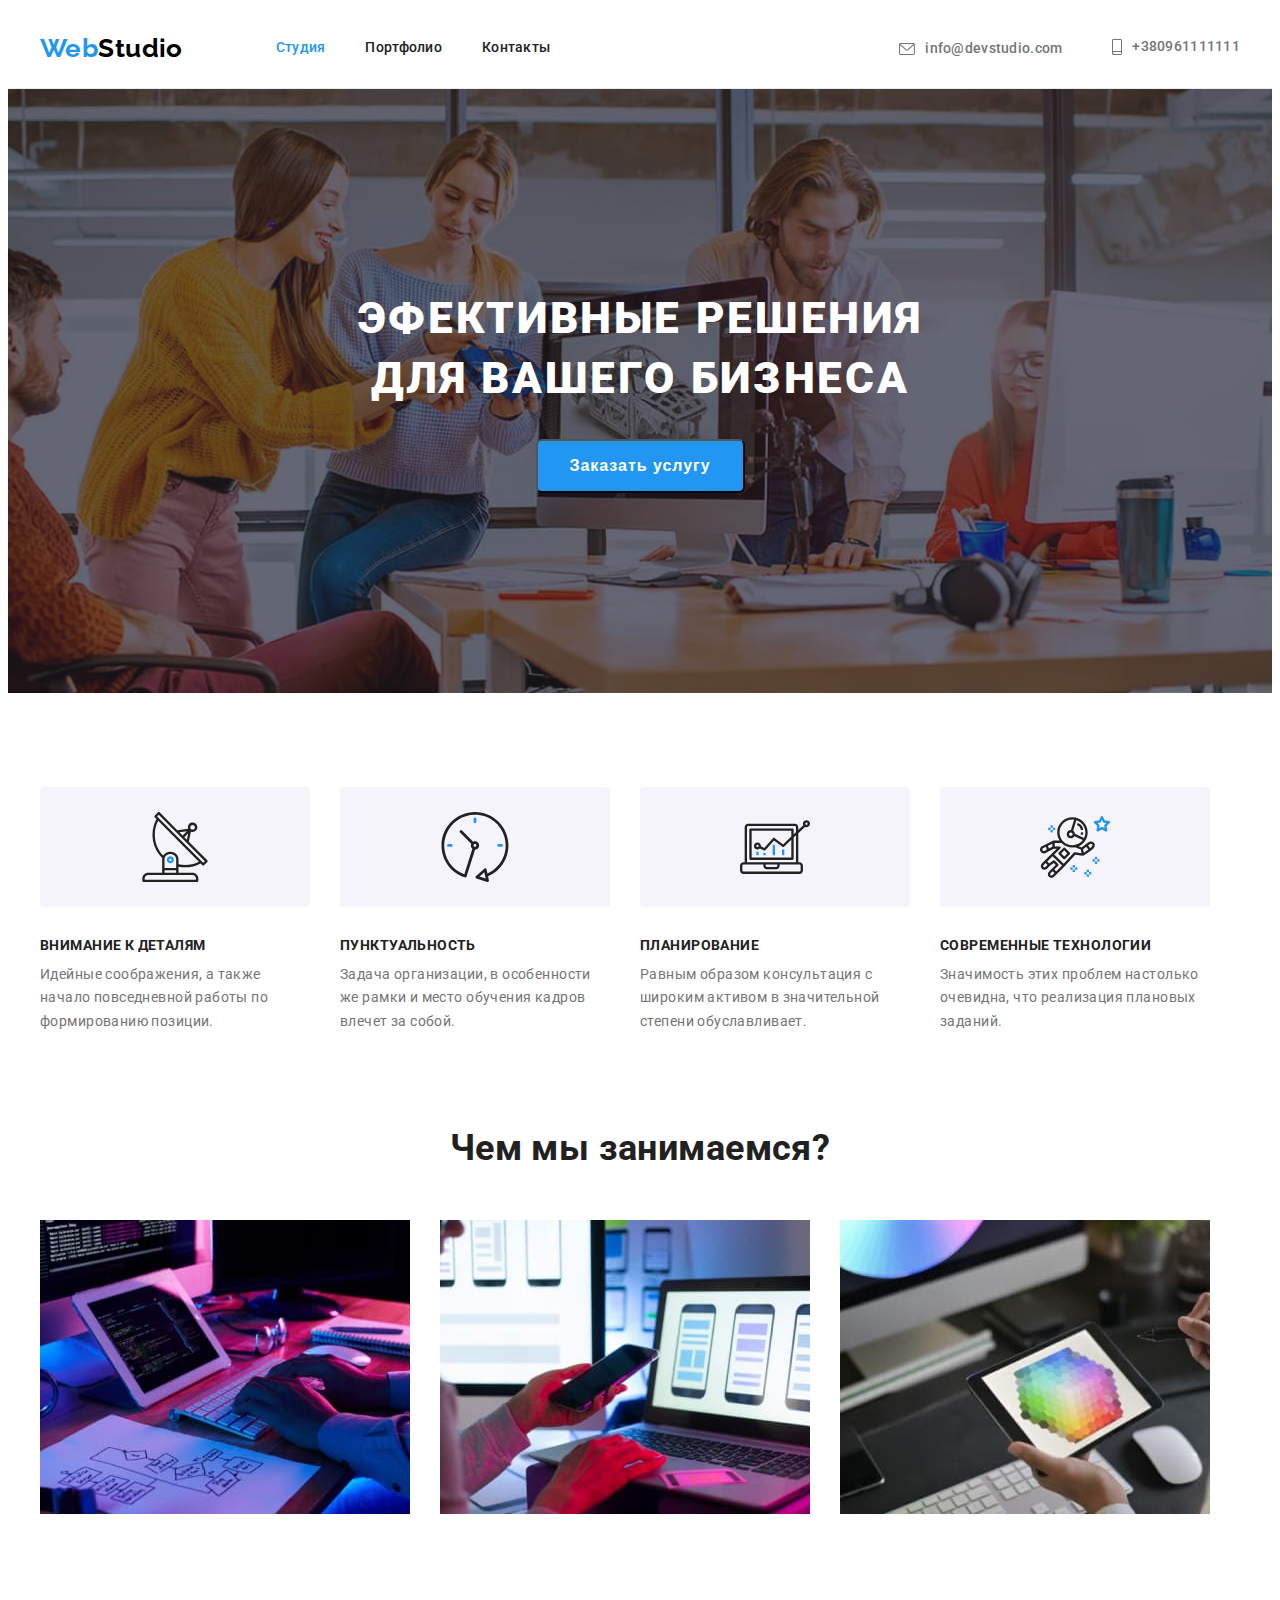
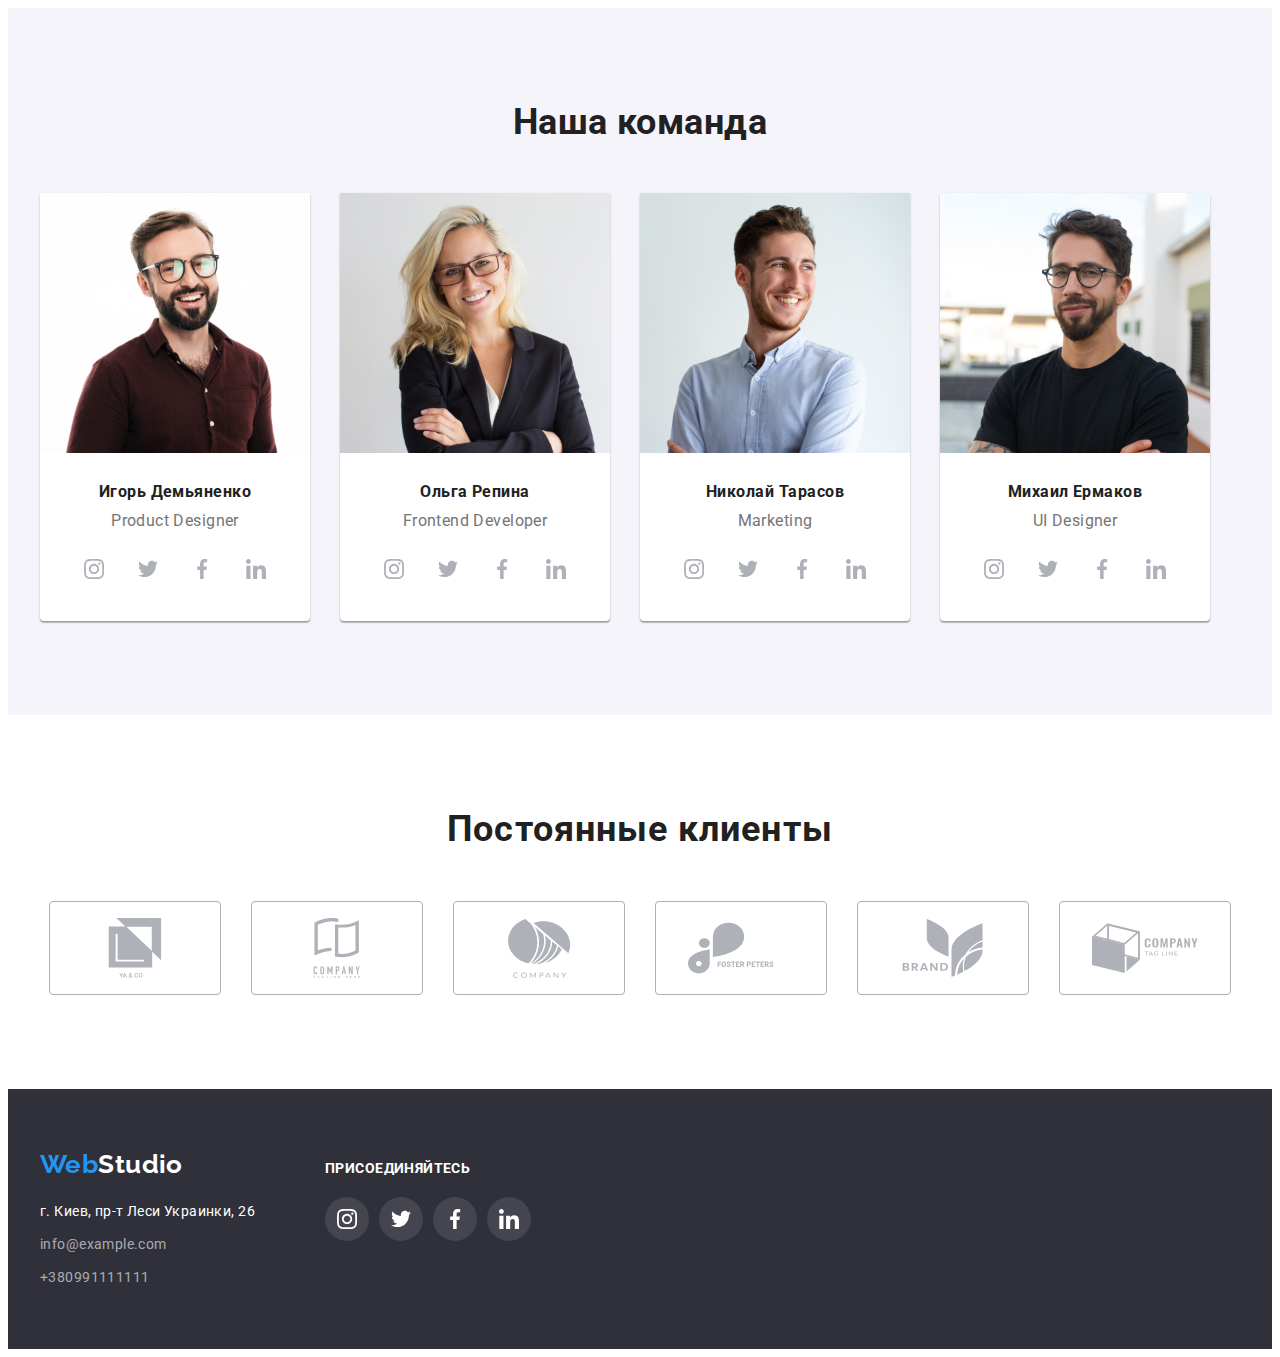
<file: index.html>
<!DOCTYPE html>
<html lang="en">
  <head>
    <meta charset="UTF-8" />
    <meta http-equiv="X-UA-Compatible" content="IE=edge" />
    <meta name="viewport" content="width=device-width, initial-scale=1.0" />
    <title>GOIT-MARKUP</title>
    <link
      href="https://fonts.googleapis.com/css2?family=Raleway:wght@700&family=Roboto:wght@400;500;700;900&display=swap"
      rel="stylesheet"
    />
    <link
      rel="stylesheet"
      href="https://cdnjs.cloudflare.com/ajax/libs/modern-normalize/1.1.0/modern-normalize.min.css"
      integrity="sha512-wpPYUAdjBVSE4KJnH1VR1HeZfpl1ub8YT/NKx4PuQ5NmX2tKuGu6U/JRp5y+Y8XG2tV+wKQpNHVUX03MfMFn9Q=="
      crossorigin="anonymous"
      referrerpolicy="no-referrer"
    />
    <link rel="stylesheet" href="./css/styles.css" />
  </head>
  <body>
    <header class="header-section">
      <div class="container header-container">
        <nav class="main-nav">
          <a class="logo" href="#/"
            >Web<span class="logo-color-black">Studio</span>
          </a>
          <ul class="site-nav">
            <li class="site-nav-item">
              <a href="#" class="link current">Студия</a>
            </li>
            <li class="site-nav-item">
              <a href="./portfolio.html" class="link">Портфолио</a>
            </li>
            <li class="site-nav-item"><a href="#" class="link">Контакты</a></li>
          </ul>
        </nav>

        <ul class="auth-nav">
          <li class="auth-nav-item">
            <a href="mailto:info@devstudio.com" class="link auth-nav-link">
              <svg class="auth-nav-icon" width="16px" height="12px">
                <use href="./img/sprite.svg.svg#icon-envelope"></use>
              </svg>
              info@devstudio.com
            </a>
          </li>
          <li class="auth-nav-item">
            <a href="tel:+380961111111" class="link auth-nav-link">
              <svg class="auth-nav-icon" width="10px" height="16px">
                <use href="./img/sprite.svg.svg#icon-smartphone"></use>
              </svg>
              +380961111111</a
            >
          </li>
        </ul>
      </div>
    </header>
    <main>
      <section class="hero-section">
        <div class="container">
          <h1 class="hero-title">Эфективные решения<br />для вашего бизнеса</h1>
          <button class="button" type="button">Заказать услугу</button>
        </div>
      </section>
      <!-- преимущества -->
      <section class="section">
        <div class="container">
          <h2 class="section-title visually-hidden">Наши преимущества</h2>
          <ul class="feature-list">
            <li class="feature-item">
              <div class="technik">
                <svg width="70" height="70">
                  <use href="./img/sprite.svg.svg#icon-antenna"></use>
                </svg>
              </div>
              <h3 class="feature-title">Внимание к деталям</h3>
              <p>
                Идейные соображения, а также начало повседневной работы по
                формированию позиции.
              </p>
            </li>

            <li class="feature-item">
              <div class="technik">
                <svg width="70" height="70">
                  <use href="./img/sprite.svg.svg#icon-clock"></use>
                </svg>
              </div>
              <h3 class="feature-title">Пунктуальность</h3>
              <p>
                Задача организации, в особенности же рамки и место обучения
                кадров влечет за собой.
              </p>
            </li>

            <li class="feature-item">
              <div class="technik">
                <svg width="70" height="70">
                  <use href="./img/sprite.svg.svg#icon-diagram"></use>
                </svg>
              </div>
              <h3 class="feature-title">Планирование</h3>
              <p>
                Равным образом консультация с широким активом в значительной
                степени обуславливает.
              </p>
            </li>
            <li class="feature-item">
              <div class="technik">
                <svg width="70" height="70">
                  <use href="./img/sprite.svg.svg#icon-astronaut"></use>
                </svg>
              </div>
              <h3 class="feature-title">Современные технологии</h3>
              <p>
                Значимость этих проблем настолько очевидна, что реализация
                плановых заданий.
              </p>
            </li>
          </ul>
        </div>
      </section>

      <section class="section work-section">
        <div class="container">
          <h2 class="section-title work-section-title">Чем мы занимаемся?</h2>
          <ul class="img-list">
            <li class="img-item">
              <img
                width="370"
                src="./img/box1.jpg"
                alt="man-is-writting-code"
              />
            </li>
            <li class="img-item">
              <img
                width="370"
                src="./img/box2.jpg"
                alt="smartfon-on-the-hand-and-notebook"
              />
            </li>
            <li class="img-item">
              <img
                width="370"
                src="./img/box3.jpg"
                alt="imagine-multicolor-шестиугольника-на-планшете"
              />
            </li>
          </ul>
        </div>
      </section>

      <section class="section team-section">
        <div class="container">
          <h2 class="section-title">Наша команда</h2>
          <ul class="team">
            <li class="team-item">
              <img width="270" src="./img/img(1).jpg" alt="Project-Designer" />
              <div class="padding-container">
                <h3 class="team-title">Игорь Демьяненко</h3>
                <p class="team-description">Product Designer</p>
                <ul class="social-list">
                  <li class="social-item">
                    <a href="" class="social-link">
                      <svg class="social-icon" width="20" height="20">
                        <use href="./img/sprite.svg.svg#icon-instagram"></use>
                      </svg>
                    </a>
                  </li>
                  <li class="social-item">
                    <a href="" class="social-link">
                      <svg class="social-icon" width="20" height="20">
                        <use href="./img/sprite.svg.svg#icon-twitter"></use>
                      </svg>
                    </a>
                  </li>
                  <li class="social-item">
                    <a href="" class="social-link">
                      <svg class="social-icon" width="20" height="20">
                        <use href="./img/sprite.svg.svg#icon-facebook"></use>
                      </svg>
                    </a>
                  </li>
                  <li class="social-item">
                    <a href="" class="social-link">
                      <svg class="social-icon" width="20" height="20">
                        <use href="./img/sprite.svg.svg#icon-linkedin"></use>
                      </svg>
                    </a>
                  </li>
                </ul>
              </div>
            </li>

            <li class="team-item">
              <img
                width="270"
                src="./img/img(2).jpg"
                alt="Frontend-Developer"
              />
              <div class="padding-container">
                <h3 class="team-title">Ольга Репина</h3>
                <p class="team-description">Frontend Developer</p>
                <ul class="social-list">
                  <li class="social-item">
                    <a href="" class="social-link">
                      <svg class="social-icon" width="20" height="20">
                        <use href="./img/sprite.svg.svg#icon-instagram"></use>
                      </svg>
                    </a>
                  </li>
                  <li class="social-item">
                    <a href="" class="social-link">
                      <svg class="social-icon" width="20" height="20">
                        <use href="./img/sprite.svg.svg#icon-twitter"></use>
                      </svg>
                    </a>
                  </li>
                  <li class="social-item">
                    <a href="" class="social-link">
                      <svg class="social-icon" width="20" height="20">
                        <use href="./img/sprite.svg.svg#icon-facebook"></use>
                      </svg>
                    </a>
                  </li>
                  <li class="social-item">
                    <a href="" class="social-link">
                      <svg class="social-icon" width="20" height="20">
                        <use href="./img/sprite.svg.svg#icon-linkedin"></use>
                      </svg>
                    </a>
                  </li>
                </ul>
              </div>
            </li>

            <li class="team-item">
              <img width="270" src="./img/img(3).jpg" alt="Marketmeneger" />
              <div class="padding-container">
                <h3 class="team-title">Николай Тарасов</h3>
                <p class="team-description">Marketing</p>
                <ul class="social-list">
                  <li class="social-item">
                    <a href="" class="social-link">
                      <svg class="social-icon" width="20" height="20">
                        <use href="./img/sprite.svg.svg#icon-instagram"></use>
                      </svg>
                    </a>
                  </li>
                  <li class="social-item">
                    <a href="" class="social-link">
                      <svg class="social-icon" width="20" height="20">
                        <use href="./img/sprite.svg.svg#icon-twitter"></use>
                      </svg>
                    </a>
                  </li>
                  <li class="social-item">
                    <a href="" class="social-link">
                      <svg class="social-icon" width="20" height="20">
                        <use href="./img/sprite.svg.svg#icon-facebook"></use>
                      </svg>
                    </a>
                  </li>
                  <li class="social-item">
                    <a href="" class="social-link">
                      <svg class="social-icon" width="20" height="20">
                        <use href="./img/sprite.svg.svg#icon-linkedin"></use>
                      </svg>
                    </a>
                  </li>
                </ul>
              </div>
            </li>

            <li class="team-item">
              <img width="270" src="./img/img(4).jpg" alt="UI-Designer" />
              <div class="padding-container">
                <h3 class="team-title">Михаил Ермаков</h3>
                <p class="team-description">UI Designer</p>
                <ul class="social-list">
                  <li class="social-item">
                    <a href="" class="social-link">
                      <svg class="social-icon" width="20" height="20">
                        <use href="./img/sprite.svg.svg#icon-instagram"></use>
                      </svg>
                    </a>
                  </li>
                  <li class="social-item">
                    <a href="" class="social-link">
                      <svg class="social-icon" width="20" height="20">
                        <use href="./img/sprite.svg.svg#icon-twitter"></use>
                      </svg>
                    </a>
                  </li>
                  <li class="social-item">
                    <a href="" class="social-link">
                      <svg class="social-icon" width="20" height="20">
                        <use href="./img/sprite.svg.svg#icon-facebook"></use>
                      </svg>
                    </a>
                  </li>
                  <li class="social-item">
                    <a href="" class="social-link">
                      <svg class="social-icon" width="20" height="20">
                        <use href="./img/sprite.svg.svg#icon-linkedin"></use>
                      </svg>
                    </a>
                  </li>
                </ul>
              </div>
            </li>
          </ul>
        </div>
      </section>
      <section class="customer-section">
        <div class="container">
          <h2 class="customer-title">Постоянные клиенты</h2>
          <ul class="customer-list">
            <li class="customer-item">
              <a href="" class="customer-link">
                <svg class="customer-icon" width="106px" height="60px">
                  <use href="./img/sprite.svg.svg#icon-client-1"></use>
                </svg>
              </a>
            </li>
            <li class="customer-item">
              <a href="" class="customer-link">
                <svg class="customer-icon" width="106px" height="60px">
                  <use href="./img/sprite.svg.svg#icon-client-2"></use>
                </svg>
              </a>
            </li>
            <li class="customer-item">
              <a href="" class="customer-link">
                <svg class="customer-icon" width="106px" height="60px">
                  <use href="./img/sprite.svg.svg#icon-client-3"></use>
                </svg>
              </a>
            </li>
            <li class="customer-item">
              <a href="" class="customer-link">
                <svg class="customer-icon" width="106px" height="60px">
                  <use href="./img/sprite.svg.svg#icon-client-4"></use>
                </svg>
              </a>
            </li>
            <li class="customer-item">
              <a href="" class="customer-link">
                <svg class="customer-icon" width="106px" height="60px">
                  <use href="./img/sprite.svg.svg#icon-client-5"></use>
                </svg>
              </a>
            </li>
            <li class="customer-item">
              <a href="" class="customer-link">
                <svg class="customer-icon" width="106px" height="60px">
                  <use href="./img/sprite.svg.svg#icon-client-6"></use>
                </svg>
              </a>
            </li>
          </ul>
        </div>
      </section>
    </main>
    <footer class="footer">
      <div class="container">
        <div class="join-first">
          <a class="logo" href="#/"
            >Web<span class="logo-color-white">Studio</span></a
          >
          <address class="address">
            <ul class="auth-footer">
              <li class="address-item">
                <a href="г.Киев,пр-т Леси Украинки,26" class="white-link"
                  >г. Киев, пр-т Леси Украинки, 26</a
                >
              </li>
              <li class="address-item">
                <a href="mailto:info@example.com" class="link"
                  >info@example.com</a
                >
              </li>
              <li class="address-item">
                <a href="tel:+380991111111" class="link">+380991111111</a>
              </li>
            </ul>
          </address>
        </div>

        <div class="join-second">
          <h3 class="join-title">Присоединяйтесь</h3>
          <ul class="join-list">
            <li class="join-item">
              <a href="" class="join-link">
                <svg class="join-icon" width="20" height="20">
                  <use href="./img/sprite.svg.svg#icon-instagram"></use>
                </svg>
              </a>
            </li>
            <li class="join-item">
              <a href="" class="join-link">
                <svg class="join-icon" width="20" height="20">
                  <use href="./img/sprite.svg.svg#icon-twitter"></use>
                </svg>
              </a>
            </li>
            <li class="join-item">
              <a href="" class="join-link">
                <svg class="join-icon" width="20" height="20">
                  <use href="./img/sprite.svg.svg#icon-facebook"></use>
                </svg>
              </a>
            </li>
            <li class="join-item">
              <a href="" class="join-link">
                <svg class="join-icon" width="20" height="20">
                  <use href="./img/sprite.svg.svg#icon-linkedin"></use>
                </svg>
              </a>
            </li>
          </ul>
        </div>
      </div>
    </footer>
  </body>
</html>
</file>
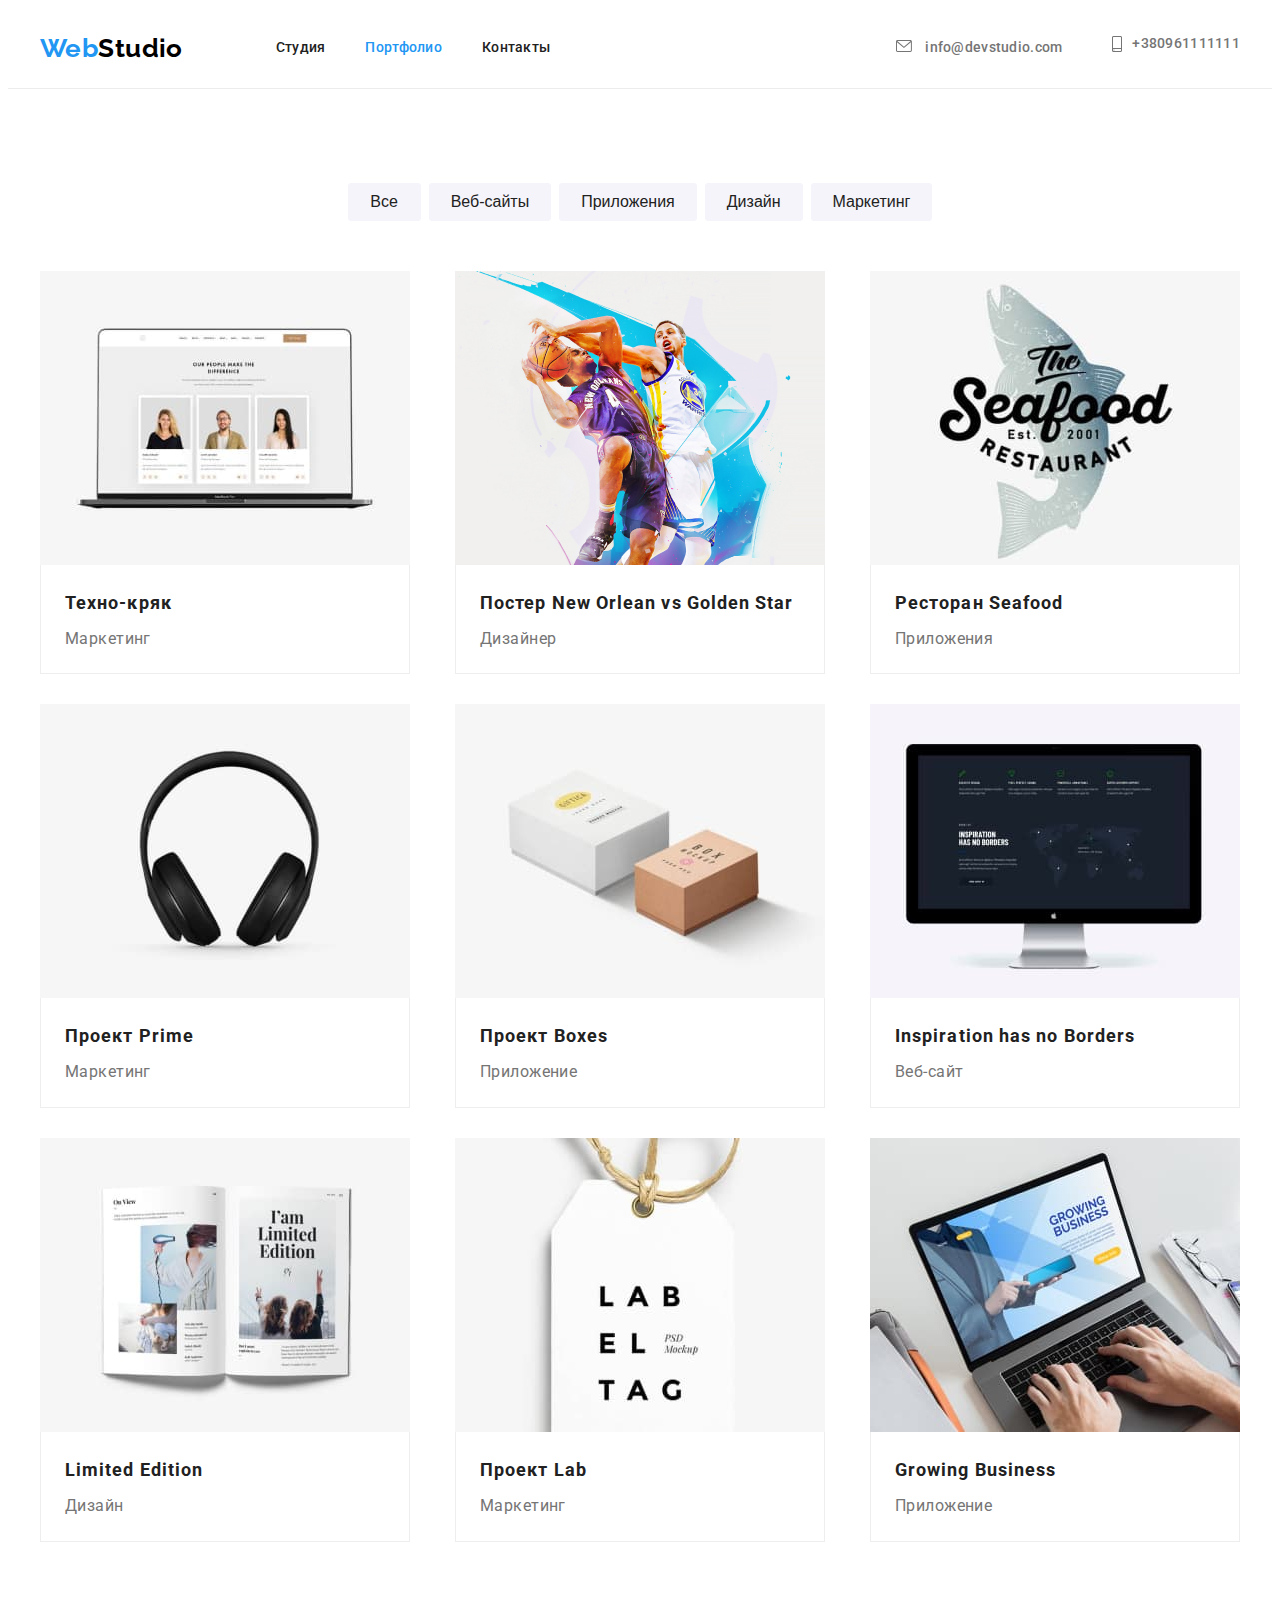
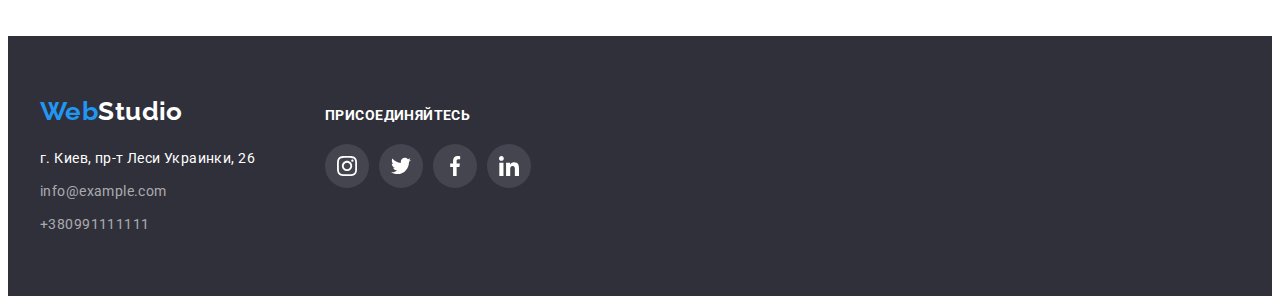
<file: portfolio.html>
<!DOCTYPE html>
<html lang="en">
  <head>
    <meta charset="UTF-8" />
    <meta http-equiv="X-UA-Compatible" content="IE=edge" />
    <meta name="viewport" content="width=device-width, initial-scale=1.0" />
    <title>Портфолио</title>
    <link
      href="https://fonts.googleapis.com/css2?family=Raleway:wght@700&family=Roboto:wght@400;500;700;900&display=swap"
      rel="stylesheet"
    />
    <link
      rel="stylesheet"
      href="https://cdnjs.cloudflare.com/ajax/libs/modern-normalize/1.1.0/modern-normalize.min.css"
      integrity="sha512-wpPYUAdjBVSE4KJnH1VR1HeZfpl1ub8YT/NKx4PuQ5NmX2tKuGu6U/JRp5y+Y8XG2tV+wKQpNHVUX03MfMFn9Q=="
      crossorigin="anonymous"
      referrerpolicy="no-referrer"
    />
    <link rel="stylesheet" href="./css/styles.css" />
  </head>
  <body>
    <header class="header-section">
      <div class="container header-container">
        <nav class="main-nav">
          <a class="logo" href="#/"
            >Web<span class="logo-color-black">Studio</span>
          </a>
          <ul class="site-nav">
            <li class="site-nav-item">
              <a href="./index.html" class="link">Студия</a>
            </li>
            <li class="site-nav-item">
              <a href="./portfolio.html" class="link current">Портфолио</a>
            </li>
            <li class="site-nav-item"><a href="#" class="link">Контакты</a></li>
          </ul>
        </nav>
        <ul class="auth-nav">
          <li class="auth-nav-item">
            <a href="mailto:info@devstudio.com" class="link autn-nav-link">
              <svg class="auth-nav-icon" width="16px" height="12px">
                <use href="./img/sprite.svg.svg#icon-envelope"></use>
              </svg>
              info@devstudio.com
            </a>
          </li>
          <li class="auth-nav-item">
            <a href="tel:+380961111111" class="link auth-nav-link">
              <svg class="auth-nav-icon" width="10px" height="16px">
                <use href="./img/sprite.svg.svg#icon-smartphone"></use>
              </svg>
              +380961111111</a
            >
          </li>
        </ul>
      </div>
    </header>
    <main>
      <section class="section">
        <div class="container">
          <h1 class="visually-hidden">Наши работы</h1>
          <ul class="site-nav-bottoms">
            <li class="buttom-porfolio-item">
              <button class="button-portfolio" type="button">Все</button>
            </li>
            <li class="buttom-porfolio-item">
              <button class="button-portfolio" type="button">Веб-сайты</button>
            </li>
            <li class="buttom-porfolio-item">
              <button class="button-portfolio" type="button">Приложения</button>
            </li>
            <li class="buttom-porfolio-item">
              <button class="button-portfolio" type="button">Дизайн</button>
            </li>
            <li class="buttom-porfolio-item">
              <button class="button-portfolio" type="button">Маркетинг</button>
            </li>
          </ul>
          <ul class="portfolio-list">
            <li class="item-portfolio">
              <a class="link-card">
                <img
                  width="370"
                  src="./img/img-portf-1.jpg"
                  alt="фотокарточки на экране ноута"
                />
                <div class="karta-container">
                  <h2 class="portfolio-section-title">Техно-кряк</h2>
                  <p class="product-description">Маркетинг</p>
                </div>
              </a>
            </li>
            <li class="item-portfolio">
              <a class="link-card">
                <img
                  width="370"
                  src="./img/portf-2.jpg"
                  alt="постер с баскетболистами"
                />
                <div class="karta-container">
                  <h2 class="portfolio-section-title">
                    Постер New Orlean vs Golden Star
                  </h2>
                  <p class="product-description">Дизайнер</p>
                </div>
              </a>
            </li>
            <li class="item-portfolio">
              <a class="link-card">
                <img
                  width="370"
                  src="./img/portf-3.jpg"
                  alt="постер приложения ресторана"
                />
                <div class="karta-container">
                  <h2 class="portfolio-section-title">Ресторан Seafood</h2>
                  <p class="product-description">Приложения</p>
                </div>
              </a>
            </li>
            <li class="item-portfolio">
              <a class="link-card"
                ><img width="370" src="./img/prortf-4.jpg" alt="наушники" />
                <div class="karta-container">
                  <h2 class="portfolio-section-title">Проект Prime</h2>
                  <p class="product-description">Маркетинг</p>
                </div></a
              >
            </li>
            <li class="item-portfolio">
              <a class="link-card">
                <img width="370" src="./img/portf-5.jpg" alt="две коробки" />
                <div class="karta-container">
                  <h2 class="portfolio-section-title">Проект Boxes</h2>
                  <p class="product-description">Приложение</p>
                </div>
              </a>
            </li>
            <li class="item-portfolio">
              <a class="link-card">
                <img
                  width="370"
                  src="./img/portf-6.jpg"
                  alt="экран компьютера"
                />
                <div class="karta-container">
                  <h2 class="portfolio-section-title">
                    Inspiration has no Borders
                  </h2>
                  <p class="product-description">Веб-сайт</p>
                </div>
              </a>
            </li>
            <li class="item-portfolio">
              <a class="link-card">
                <img
                  width="370"
                  src="./img/portf-7.jpg"
                  alt="книга издание Limited Edition"
                />
                <div class="karta-container">
                  <h2 class="portfolio-section-title">Limited Edition</h2>
                  <p class="product-description">Дизайн</p>
                </div>
              </a>
            </li>
            <li class="item-portfolio">
              <a class="link-card">
                <img
                  width="370"
                  src="./img/portf-8.jpg"
                  alt="бирка проект Lab"
                />
                <div class="karta-container">
                  <h2 class="portfolio-section-title">Проект Lab</h2>
                  <p class="product-description">Маркетинг</p>
                </div>
              </a>
            </li>
            <li class="item-portfolio">
              <a class="link-card">
                <img
                  width="370"
                  src="./img/portf-9.jpg"
                  alt="человек печатающий на ноутбке на столе"
                />
                <div class="karta-container">
                  <h2 class="portfolio-section-title">Growing Business</h2>
                  <p class="product-description">Приложение</p>
                </div>
              </a>
            </li>
          </ul>
        </div>
      </section>
    </main>
    <footer class="footer">
      <div class="container">
        <div class="join-first">
          <a class="logo" href="#/"
            >Web<span class="logo-color-white">Studio</span></a
          >
          <address class="address">
            <ul class="auth-footer">
              <li class="address-item">
                <a href="г.Киев,пр-т Леси Украинки,26" class="white-link"
                  >г. Киев, пр-т Леси Украинки, 26</a
                >
              </li>
              <li class="address-item">
                <a href="mailto:info@example.com" class="link"
                  >info@example.com</a
                >
              </li>
              <li class="address-item">
                <a href="tel:+380991111111" class="link">+380991111111</a>
              </li>
            </ul>
          </address>
        </div>

        <div class="join-second">
          <h3 class="join-title">Присоединяйтесь</h3>
          <ul class="join-list">
            <li class="join-item">
              <a href="" class="join-link">
                <svg class="join-icon" width="20" height="20">
                  <use href="./img/sprite.svg.svg#icon-instagram"></use>
                </svg>
              </a>
            </li>
            <li class="join-item">
              <a href="" class="join-link">
                <svg class="join-icon" width="20" height="20">
                  <use href="./img/sprite.svg.svg#icon-twitter"></use>
                </svg>
              </a>
            </li>
            <li class="join-item">
              <a href="" class="join-link">
                <svg class="join-icon" width="20" height="20">
                  <use href="./img/sprite.svg.svg#icon-facebook"></use>
                </svg>
              </a>
            </li>
            <li class="join-item">
              <a href="" class="join-link">
                <svg class="join-icon" width="20" height="20">
                  <use href="./img/sprite.svg.svg#icon-linkedin"></use>
                </svg>
              </a>
            </li>
          </ul>
        </div>
      </div>
    </footer>
  </body>
</html>
</file>
<file: css/styles.css>
:root {
  --primary-text-color: #757575;
  --title-text-color: #212121;
  --akcent-color: #2196f3;
  --background-color: #fff;
  --background-color-section: #2f303a;
  --buttoms-portfolio-background: #f5f4fa;
  --background-main-portf: #e5e5e5;
  --icon-color: #afb1b8;
}
/*основной текст #757575*/
/*вторичный текст #212121 */
/*фон #FFFFFF */
/* цвет акцента #2196F3 */

/* утилиты */
h1,
h2,
h3,
h4,
h5,
h6,
p,
ul,
li,
button {
  margin: 0;
  padding: 0;
}
/* класс для сбросса зазора у кнопок */
button {
  display: block;
}
/* класс для сброса маркеров на списке */
ul {
  list-style: none;
}
/* класс для сброса нижнего подчеркивания с ccылок */
a {
  text-decoration: none;
}
/* класс для скрытия заголовков */
.visually-hidden {
  position: absolute;
  width: 1px;
  height: 1px;
  margin: -1px;
  border: 0;
  padding: 0;

  white-space: nowrap;
  clip-path: inset(100%);
  clip: rect(0 0 0 0);
  overflow: hidden;
}

body {
  background-color: var(--background-color);
  color: var(--primary-text-color);
  font-family: Roboto, sans-serif;
  font-weight: 500;
  font-size: 14px;
  line-height: 1.7;
  letter-spacing: 0.03em;
}

.container {
  width: 1200px;
  padding-left: 15px;
  padding-right: 15px;
  margin: 0 auto;
}
header {
  border-bottom: 1px solid #ececec;
}
.header-container {
  display: flex;
  align-items: center;
}
.main-nav {
  display: flex;
  align-items: center;
}

.logo {
  display: block;
  font-family: Raleway;
  font-weight: 700;
  font-size: 26px;
  line-height: 1.19;
  color: var(--akcent-color);
}
.logo-color-black {
  color: #000000;
}
.logo:focus {
  color: var(--akcent-color);
}

/* site-nav */
.site-nav .link {
  display: block;
  padding-top: 32px;
  padding-bottom: 32px;
  font-family: 14px;
  line-height: 1.14;
  letter-spacing: 0.02em;
  color: var(--title-text-color);
}
.site-nav .link:hover,
.site-nav .link:focus {
  color: var(--akcent-color);
}
.site-nav .current {
  color: var(--akcent-color);
}
.site-nav {
  display: flex;
  margin-left: 93px;
}

.site-nav-item:not(:last-child) {
  margin-right: 40px;
}
/* auth-nav */
.auth-nav {
  display: flex;
  margin-left: auto;
  align-items: baseline;
}
.auth-nav-link {
  display: flex;
  align-items: center;
}

.auth-nav-item + .auth-nav-item {
  display: flex;
  margin-left: 50px;
}
.auth-nav .link {
  font-size: 14px;
  line-height: 1.14;
  letter-spacing: 0.02em;
  color: var(--primary-text-color);
}
.auth-nav-icon:hover,
.auth-nav-icon:focus {
  fill: var(--akcent-color);
}
.auth-nav .link:hover,
.auth-nav .link:focus {
  color: var(--akcent-color);
}
.auth-nav-icon {
  fill: currentColor;
  margin-right: 10px;
}
/* section */
.section {
  padding: 94px 0;
}
.section-title {
  margin-bottom: 50px;
  font-weight: 700;
  font-size: 36px;
  line-height: 1.16;
  text-align: Center;
  color: var(--title-text-color);
}
/* Герой */
.hero-section {
  padding: 200px 0;
  text-align: center;
  max-width: 1600px;
  margin: 0 auto;
  background-color: var(--background-color-section);
  letter-spacing: 0.06em;

  background-image: linear-gradient(
      to right,
      rgba(47, 48, 58, 0.39),
      rgba(47, 48, 58, 0.39)
    ),
    url(../img/img-hero.jpg);
  background-position: center;
  background-repeat: no-repeat;
  background-size: cover;
}
.hero-title {
  margin: 0 auto;
  margin-bottom: 30px;
  width: 696px;

  font-weight: 900;
  font-size: 44px;
  line-height: 1.36;
  text-align: center;
  letter-spacing: 0.06em;
  text-transform: uppercase;

  color: var(--background-color);
}

/* преимущества*/
.feature-section {
  outline: 2px solid white;
}
.feature-title {
  margin-bottom: 10px;
  font-weight: 700;
  font-size: 14px;
  line-height: 16px;
  letter-spacing: 0.03em;
  text-transform: uppercase;
  color: var(--title-text-color);
}
.section .feature-list {
  justify-items: baseline;
  flex-wrap: wrap;
  display: flex;
  font-weight: 400;
  font-size: 14px;
  line-height: 1.7;
}
.feature-list .feature-item {
  margin-right: 30px;
  width: 270px;
}
.feature-list .feature-item:nth-child(4n) {
  margin-right: 0;
}
.technik {
  display: flex;
  justify-content: center;
  align-items: center;
  width: 270px;
  height: 120px;
  border-radius: 4px;
  margin-bottom: 30px;
  background-color: var(--buttoms-portfolio-background);
}

/* фото-секция */
.section.work-section {
  padding-top: 0;
}
.work-section-title {
  margin-bottom: 50px;
}
img {
  max-width: 100%;
  height: auto;
  display: block;
}
.img-list {
  display: flex;
}
.img-item {
  width: 370px;
  margin-right: 30px;
}
.img-item:nth-child(3n) {
  margin-right: 0;
}
/* наша команда */
.team-section {
  padding-bottom: 94px;
  background-color: #f5f4fa;
}
.team {
  display: flex;
}
.social-list {
  margin-top: 16px;
  display: flex;
  justify-content: center;
}
.social-icon {
  fill: #afb1b8;
}
.social-item {
  display: flex;
  margin-right: 10px;
  width: 44px;
  height: 44px;
}
.social-item:last-child {
  margin-right: 0;
}
.social-link {
  width: 100%;
  height: 100%;
  border-radius: 50%;
  display: flex;
  align-items: center;
  justify-content: center;
  background-color: white;
}
.social-link:hover,
.social-link:focus {
  background-color: var(--akcent-color);
}
.social-link:hover .social-icon,
.social-link:focus .social-icon {
  fill: var(--background-color);
}

.team-item {
  text-align: center;
  margin-right: 30px;
  box-shadow: 0px 1px 3px rgba(0, 0, 0, 0.12), 0px 1px 1px rgba(0, 0, 0, 0.14),
    0px 2px 1px rgba(0, 0, 0, 0.2);
  border-radius: 0px 0px 4px 4px;
  background-color: var(--background-color);
}
.team-item:nth-child(4n) {
  margin-right: 0;
}
.padding-container {
  padding: 30px 0;
}

.team-title {
  margin-bottom: 10px;
  font-size: 16px;
  line-height: 1.18;
  text-align: center;
  letter-spacing: 0.03em;
  color: var(--title-text-color);
}
.team-description {
  font-weight: 400;
  font-size: 16px;
  line-height: 1.18;
}
/* наши клиенты */
.customer-section {
  padding: 94px 0;
  background-color: var(--background-color);
}
.customer-title {
  font-weight: 700;
  font-size: 36px;
  line-height: 1.16;
  text-align: center;
  letter-spacing: 0.03em;
  color: var(--title-text-color);
}
.customer-list {
  margin-top: 50px;
  display: flex;
  justify-content: center;
}
.customer-item {
  margin-right: 30px;
  display: flex;

  color: var(--icon-color);
}
.customer-item:last-child {
  margin-right: 0px;
}
.customer-icon {
  fill: var(--icon-color);
}
.customer-link {
  display: flex;
  height: 92px;
  width: 170px;
  align-items: center;
  justify-content: center;
  border: 1px solid var(--icon-color);
  border-radius: 4px;
}
.customer-link:hover,
.customer-link:focus {
  border: 1px solid var(--akcent-color);
  fill: var(--akcent-color);
}
.customer-link:hover .customer-icon,
.customer-link:focus .customer-icon {
  fill: var(--akcent-color);
}
/* кнопка */
.button {
  min-width: 200px;
  margin: 0 auto;
  padding: 10px 32px;
  border-radius: 6px;

  font-weight: 700;
  font-size: 16px;
  line-height: 1.87;
  display: flex;
  align-items: center;
  text-align: center;
  letter-spacing: 0.06em;
  cursor: pointer;

  color: var(--background-color);
  background-color: var(--akcent-color);
}
.button:focus {
  background-color: var(--akcent-color);
}
/* footer */
.footer {
  padding: 60px 0 60px 0;
  background-color: var(--background-color-section);
}

.logo-color-white {
  color: var(--background-color);
}
.auth-footer .white-link {
  font-weight: 400;
  font-size: 14px;
  line-height: 1.7;

  color: #fff;
}
.auth-footer .white-link:hover,
.auth-footer .white-link:focus {
  color: var(--akcent-color);
}
.auth-footer .link {
  font-weight: 400;
  font-size: 14px;
  line-height: 1.7;

  color: rgba(255, 255, 255, 0.6);
}
.auth-footer .link:hover,
.auth-footer .link:focus {
  color: var(--akcent-color);
}
address {
  margin-top: 20px;

  font-style: normal;
}
.address-item {
  margin-bottom: 9px;
}
.address-item:nth-child(3) {
  margin-bottom: 0;
}
.footer .container {
  display: flex;
  align-items: baseline;
}
.footer .logo {
  display: flex;
  width: 145px;
  height: 31px;
}
.join-second {
  margin-left: 70px;
}
.join-title {
  font-weight: bold;
  font-size: 14px;
  line-height: 1.14;
  text-transform: uppercase;
  color: var(--background-color);
}
.join-list {
  margin-top: 20px;
  display: flex;
  justify-content: center;
}
.join-icon {
  fill: var(--background-color);
}
.join-item {
  display: flex;
  margin-right: 10px;
  width: 44px;
  height: 44px;
}
.join-item:last-child {
  margin-right: 0;
}
.join-link {
  width: 100%;
  height: 100%;
  border-radius: 50%;
  display: flex;
  align-items: center;
  justify-content: center;
  background-color: rgba(255, 255, 255, 0.1);
}
.join-link:hover,
.join-link:focus {
  background-color: var(--akcent-color);
}
.join-link:hover .social-icon,
.join-link:focus .social-icon {
  fill: var(--background-color);
}

/* портфолио */
.site-nav-bottoms {
  justify-content: center;
  display: flex;
  margin-bottom: 50px;
}

.background-background {
  color: var(--background-main-portf);
}
.button-portfolio {
  border: transparent;
  min-width: 73px;
  padding: 6px 22px;
  border-radius: 4px;
  font-size: 16px;
  line-height: 1.6;
  text-align: center;
  cursor: pointer;

  color: var(--title-text-color);
  background-color: var(--buttoms-portfolio-background);
}
.buttom-porfolio-item {
  border-radius: 4px;
  margin-right: 8px;
  background-color: var(--buttoms-portfolio-background);
}
.buttom-porfolio-item:nth-child(5n) {
  margin-right: 0px;
}
.button-portfolio:focus,
.button-portfolio:hover {
  box-shadow: 0px 3px 1px rgba(0, 0, 0, 0.1), 0px 1px 2px rgba(0, 0, 0, 0.08),
    0px 2px 2px rgba(0, 0, 0, 0.12);
  color: var(--background-color);
  background-color: var(--akcent-color);
}
.portfolio-list {
  justify-content: space-between;
  display: flex;
  flex-wrap: wrap;
}
.item-portfolio {
  margin-bottom: 30px;
  min-width: 370px;
  background: #ffffff;
}

.item-portfolio:nth-last-child(-n + 3) {
  margin-bottom: 0;
}
.link-card {
  display: block;
}
.link-card:hover {
  box-shadow: 0px 1px 1px rgba(0, 0, 0, 0.12), 0px 4px 4px rgba(0, 0, 0, 0.06),
    1px 4px 6px rgba(0, 0, 0, 0.16);
}

.portfolio-section-title {
  font-weight: 700;
  font-size: 18px;
  line-height: 2;
  letter-spacing: 0.06em;

  color: #212121;
}
.karta-container {
  border-bottom: 1px solid #eeeeee;
  border-right: 1px solid #eeeeee;
  border-left: 1px solid #eeeeee;
  padding: 20px 24px;
}
.product-description {
  margin-top: 4px;
  font-style: Regular;
  font-weight: 400;
  font-size: 16px;
  line-height: 1.8;

  color: var(--primary-text-color);
}
</file>
